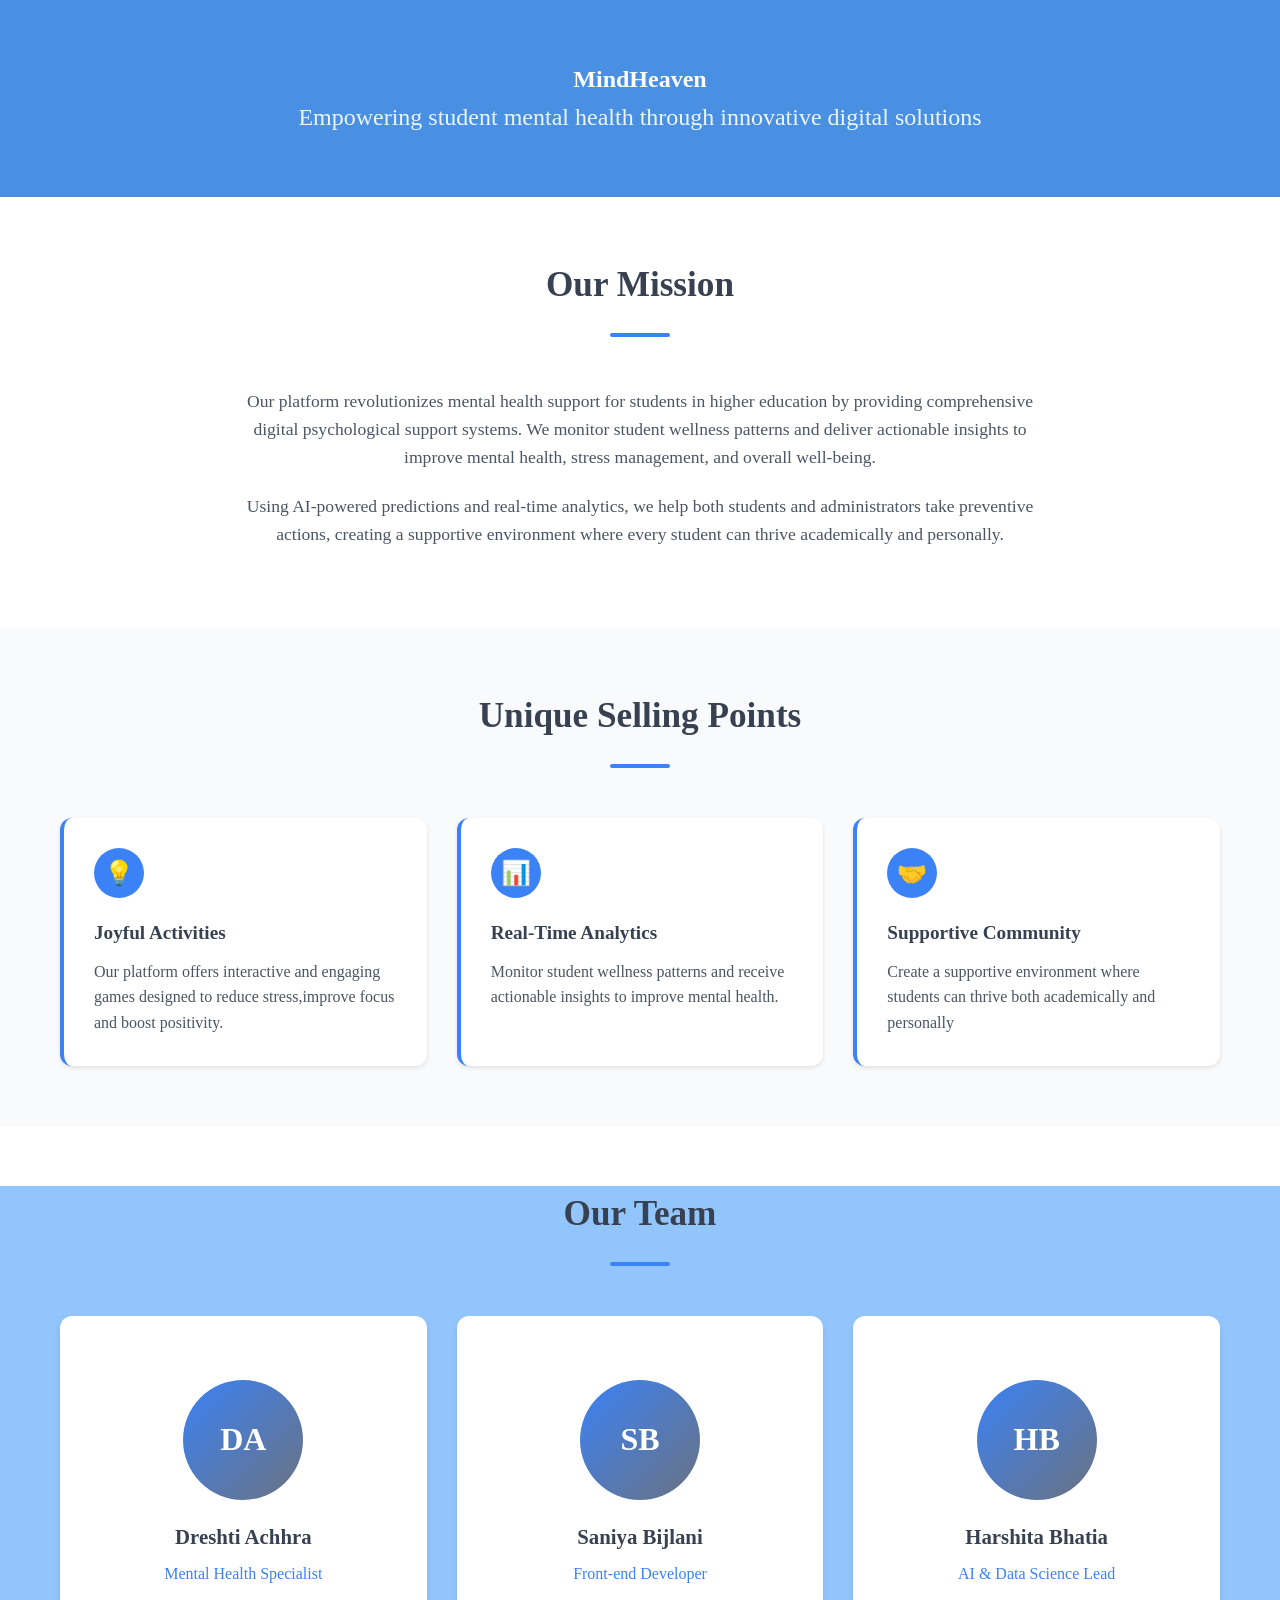
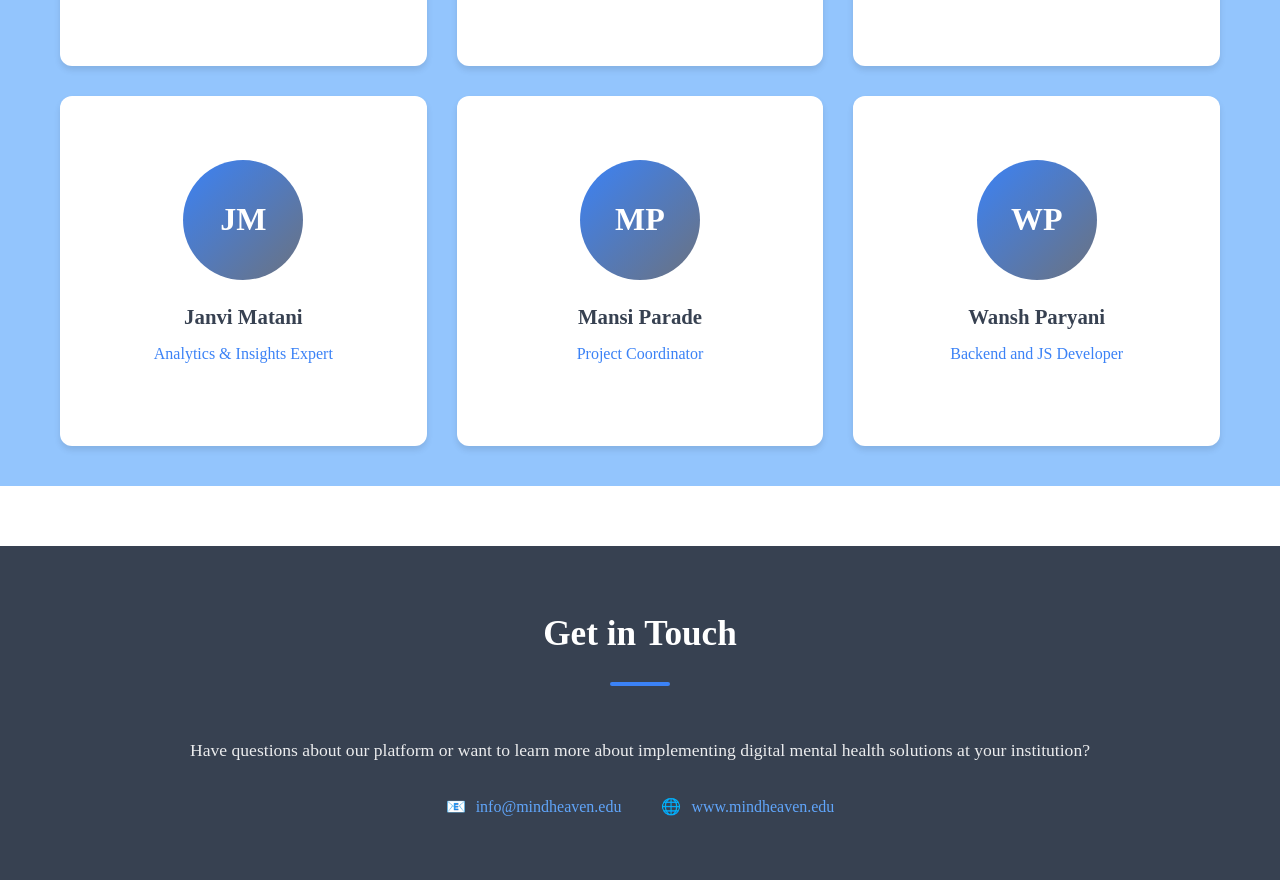
<file: about.html>
<!DOCTYPE html>
<html lang="en">

<head>
    <meta charset="UTF-8">
    <meta name="viewport" content="width=device-width, initial-scale=1.0">
    <!-- Updated title to use mindHeaven branding -->
    <title>About Us - mindHeaven</title>
    <style>
        * {
            margin: 0;
            padding: 0;
            box-sizing: border-box;
        }

        body {
            font-family: 'sans-serif';
            line-height: 1.6;
            color: #333;
            background-color: #f8fafc;
        }

        .container {
            max-width: 1200px;
            margin: 0 auto;
            padding: 0 20px;
        }

        header {
            /* <!-- Updated gradient to blue and grey color scheme --> */
            background: #4a90e2;
            color: white;
            padding: 60px 0;
            text-align: center;
        }

        header h1 {
            font-size: 2.5rem;
            margin-bottom: 10px;
            font-weight: 700;
        }

        header p {
            font-size: 1.5rem;
            opacity: 0.9;
        }

        .section {
            padding: 60px 0;

        }

        .section:nth-child(even) {
            background-color: white;
        }

        .section-title {
            text-align: center;
            font-size: 2.2rem;
            margin-bottom: 50px;
            color: #374151;
            position: relative;
        }

        .section-title::after {
            content: '';
            display: block;
            width: 60px;
            height: 4px;
            /* <!-- Updated accent color to blue --> */
            background: #3b82f6;
            margin: 20px auto;
            border-radius: 2px;
        }

        .project-overview {
            max-width: 800px;
            margin: 0 auto;
            text-align: center;
        }

        .project-overview p {
            font-size: 1.1rem;
            margin-bottom: 20px;
            color: #4b5563;
        }

        .team-grid {
            display: grid;
            grid-template-columns: repeat(auto-fit, minmax(280px, 1fr));
            gap: 30px;
            margin-top: 40px;

        }

        .team-card {
            background: white;
            display: flex;
            flex-direction: column;
            justify-content: center;
            align-items: center;
            border-radius: 12px;
            height: 350px;
            padding: 30px;
            text-align: center;
            box-shadow: 0 4px 6px rgba(0, 0, 0, 0.1);
            transition: transform 0.3s ease, box-shadow 0.3s ease;
        }

        .team-card:hover {
            transform: translateY(-5px);
            box-shadow: 0 8px 25px rgba(0, 0, 0, 0.15);
        }

        .team-photo {
            width: 120px;
            height: 120px;
            border-radius: 50%;
            /* <!-- Updated team photo gradient to blue and grey --> */
            background: linear-gradient(135deg, #3b82f6, #6b7280);
            margin: 0 auto 20px;
            display: flex;
            align-items: center;
            justify-content: center;
            font-size: 2rem;
            color: white;
            font-weight: bold;
        }

        .team-name {
            font-size: 1.3rem;
            font-weight: 600;
            margin-bottom: 8px;
            color: #374151;
        }

        .team-role {
            /* <!-- Updated role color to blue --> */
            color: #3b82f6;
            font-weight: 500;
            margin-bottom: 15px;
        }

        .team-skills {
            display: flex;
            flex-wrap: wrap;
            gap: 8px;
            justify-content: center;
        }

        .skill-tag {
            /* <!-- Updated skill tag colors to grey tones --> */
            background: #e5e7eb;
            color: #4b5563;
            padding: 4px 12px;
            border-radius: 20px;
            font-size: 0.85rem;
        }

        .usp-grid {
            display: grid;
            grid-template-columns: repeat(auto-fit, minmax(300px, 1fr));
            gap: 30px;
            margin-top: 40px;
        }

        .usp-item {
            background: white;
            padding: 30px;
            border-radius: 12px;
            box-shadow: 0 2px 4px rgba(0, 0, 0, 0.1);
            /* <!-- Updated border color to blue --> */
            border-left: 4px solid #3b82f6;
        }

        .usp-icon {
            width: 50px;
            height: 50px;
            /* <!-- Updated icon background to blue --> */
            background: #3b82f6;
            border-radius: 50%;
            display: flex;
            align-items: center;
            justify-content: center;
            margin-bottom: 20px;
            color: white;
            font-size: 1.5rem;
        }

        .usp-title {
            font-size: 1.2rem;
            font-weight: 600;
            margin-bottom: 10px;
            color: #374151;
        }

        .usp-description {
            color: #4b5563;
            line-height: 1.6;
        }

        .contact-section {
            /* <!-- Updated contact section background to dark grey --> */
            background: #374151;
            color: white;
            text-align: center;
        }

        .contact-section .section-title {
            color: white;
        }

        .contact-section .section-title::after {
            /* <!-- Updated accent color to blue --> */
            background: #3b82f6;
        }

        .contact-info {
            display: flex;
            justify-content: center;
            gap: 40px;
            flex-wrap: wrap;
            margin-top: 30px;
        }

        .contact-item {
            display: flex;
            align-items: center;
            gap: 10px;
        }

        .contact-item a {
            /* <!-- Updated link color to blue --> */
            color: #60a5fa;
            text-decoration: none;
            font-weight: 500;
        }

        .contact-item a:hover {
            /* <!-- Updated hover color to lighter blue --> */
            color: #93c5fd;
        }

        @media (max-width: 768px) {
            header h1 {
                font-size: 2rem;
            }

            .section-title {
                font-size: 1.8rem;
            }

            .team-grid {
                grid-template-columns: 1fr;
            }

            .contact-info {
                flex-direction: column;
                gap: 20px;
            }
        }

        .div1 {
            background-color: #93c5fd;
            height: 900px;
        }

        ::-webkit-scrollbar {
            width: 4px;
            /* Width of the scrollbar */
        }
    </style>
</head>

<body>
    <header>
        <div class="container">
            <!-- Updated branding to mindHeaven -->


            <h2>MindHeaven</h2>


            <p>Empowering student mental health through innovative digital solutions</p>

        </div>
    </header>

    <section class="section">
        <div class="container">
            <h2 class="section-title">Our Mission</h2>
            <div class="project-overview">
                <p>
                    Our platform revolutionizes mental health support for students in higher education by providing
                    comprehensive digital psychological support systems. We monitor student wellness patterns and
                    deliver actionable insights to improve mental health, stress management, and overall well-being.
                </p>
                <p>
                    Using AI-powered predictions and real-time analytics, we help both students and administrators
                    take preventive actions, creating a supportive environment where every student can thrive
                    academically and personally.
                </p>
            </div>
        </div>
    </section>

    <section class="section">
        <div class="container">
            <h2 class="section-title">Unique Selling Points</h2>
            <div class="usp-grid">
                <div class="usp-item">
                    <div class="usp-icon">💡</div>
                    <h3 class="usp-title">Joyful Activities</h3>
                    <p class="usp-description">Our platform offers interactive and engaging games designed to reduce
                        stress,improve focus and boost positivity.</p>
                </div>
                <div class="usp-item">
                    <div class="usp-icon">📊</div>
                    <h3 class="usp-title">Real-Time Analytics</h3>
                    <p class="usp-description">Monitor student wellness patterns and receive actionable insights to
                        improve mental health.</p>
                </div>
                <div class="usp-item">
                    <div class="usp-icon">🤝</div>
                    <h3 class="usp-title">Supportive Community</h3>
                    <p class="usp-description">Create a supportive environment where students can thrive both
                        academically and personally
                    </p>
                </div>
            </div>
        </div>
    </section>

    <section class="section">
        <div class="div1">
            <div class="container">
                <h2 class="section-title">Our Team</h2>
                <div class="team-grid">
                    <div class="team-card">
                        <div class="team-photo">DA</div>
                        <h3 class="team-name">Dreshti Achhra</h3>
                        <p class="team-role">Mental Health Specialist</p>
                    </div>
                    <div class="team-card">
                        <div class="team-photo">SB</div>
                        <h3 class="team-name">Saniya Bijlani</h3>
                        <p class="team-role">Front-end Developer</p>
                    </div>
                    <div class="team-card">
                        <div class="team-photo">HB</div>
                        <h3 class="team-name">Harshita Bhatia</h3>
                        <p class="team-role">AI & Data Science Lead</p>
                    </div>
                    <div class="team-card">
                        <div class="team-photo">JM</div>
                        <h3 class="team-name">Janvi Matani</h3>
                        <p class="team-role">Analytics & Insights Expert</p>
                    </div>
                    <div class="team-card">
                        <div class="team-photo">MP</div>
                        <h3 class="team-name">Mansi Parade</h3>
                        <p class="team-role">Project Coordinator</p>
                    </div>
                    <div class="team-card">
                        <div class="team-photo">WP</div>
                        <h3 class="team-name">Wansh Paryani</h3>
                        <p class="team-role">Backend and JS Developer</p>
                    </div>
                </div>
            </div>
        </div>
    </section>

    <section class="section contact-section">
        <div class="container">
            <h2 class="section-title">Get in Touch</h2>
            <p style="font-size: 1.1rem; margin-bottom: 30px; opacity: 0.9;">
                Have questions about our platform or want to learn more about implementing
                digital mental health solutions at your institution?
            </p>
            <div class="contact-info">
                <div class="contact-item">
                    <span>📧</span>
                    <!-- Updated email to mindHeaven branding -->
                    <a href="mailto:info@mindheaven.edu">info@mindheaven.edu</a>
                </div>
                <div class="contact-item">
                    <span>🌐</span>
                    <!-- Updated website to mindHeaven branding -->
                    <a href="indexmh.html">www.mindheaven.edu</a>
                </div>
            </div>
        </div>
    </section>
</body>

</html>
</file>
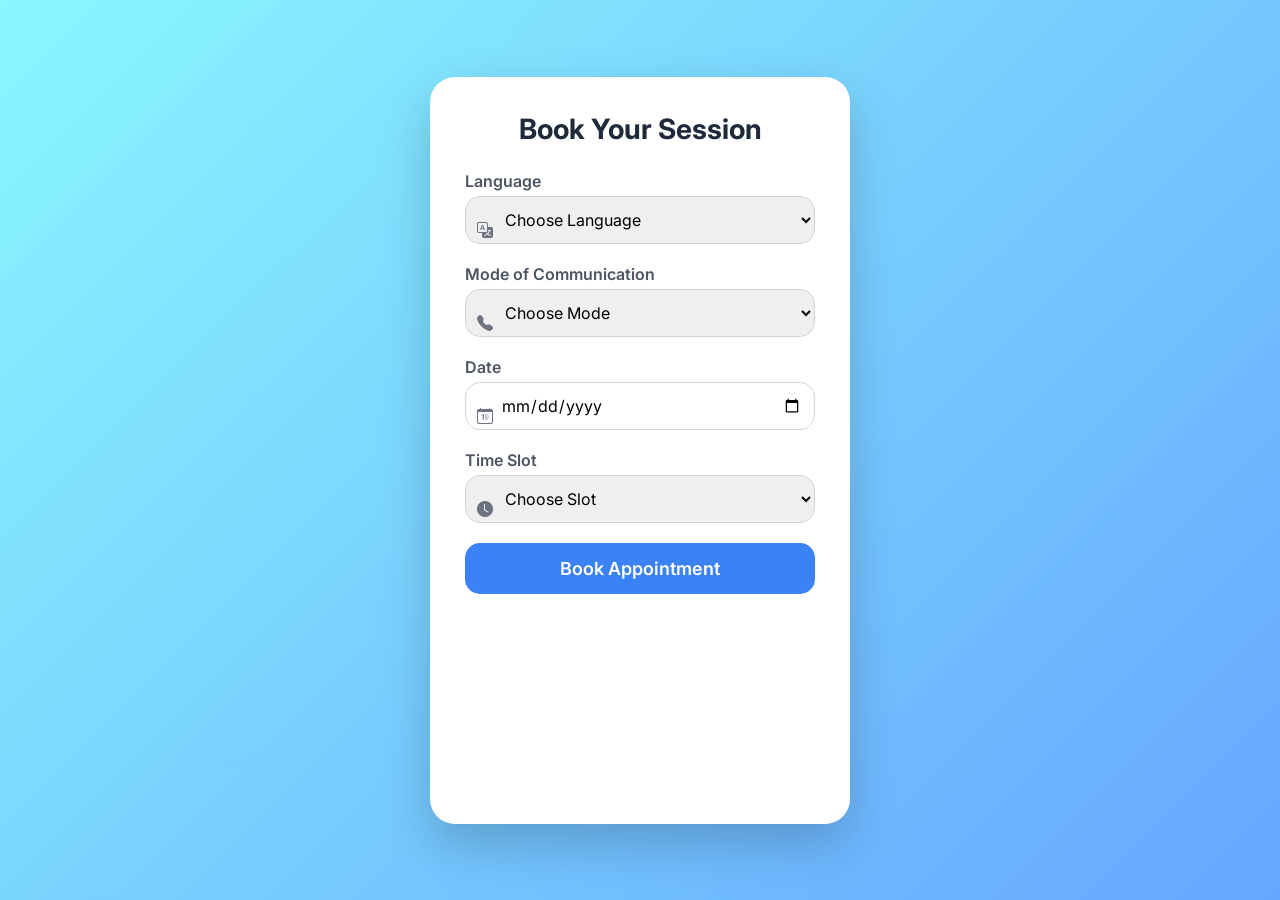
<file: Booking.html>
<!DOCTYPE html>
<html lang="en">

<head>
  <meta charset="UTF-8">
  <title>Book Appointment</title>
  <link href="https://fonts.googleapis.com/css2?family=Inter:wght@400;600;700&display=swap" rel="stylesheet">
  <link href="https://cdn.jsdelivr.net/npm/bootstrap-icons@1.10.5/font/bootstrap-icons.css" rel="stylesheet">

  <style>
    * {
      box-sizing: border-box;
      margin: 0;
      padding: 0;
      font-family: 'Inter', sans-serif;
    }

    body {
      background: linear-gradient(135deg, #89F7FE, #66A6FF);
      display: flex;
      justify-content: center;
      align-items: center;
      height: 100vh;
      padding: 20px;
    }

    /* Card */
    .card {
      background: white;
      width: 420px;
      padding: 35px;
      border-radius: 25px;
      box-shadow: 0 20px 50px rgba(0, 0, 0, 0.2);
      text-align: center;
      height: 83vh;
      position: relative;
    }

    h1 {
      font-size: 28px;
      font-weight: 700;
      margin-bottom: 25px;
      color: #1E293B;
    }

    label {
      display: block;
      text-align: left;
      margin-bottom: 5px;
      font-weight: 600;
      color: #4B5563;
    }

    .input-group {
      position: relative;
    }

    .input-group i {
      position: absolute;
      left: 12px;
      top: 50%;
      transform: translateY(-50%);
      color: #6B7280;
    }

    select,
    input {
      width: 100%;
      padding: 12px 12px 12px 35px;
      margin-bottom: 20px;
      border-radius: 15px;
      border: 1px solid #D1D5DB;
      font-size: 16px;
      transition: 0.3s;
    }

    select:focus,
    input:focus {
      border-color: #3B82F6;
      outline: none;
      box-shadow: 0 0 8px rgba(59, 130, 246, 0.2);
    }

    button {
      width: 100%;
      padding: 15px;
      background: #3B82F6;
      color: white;
      font-size: 18px;
      font-weight: 600;
      border: none;
      border-radius: 15px;
      cursor: pointer;
      transition: 0.3s;
      bottom: 0;
    }

    button:hover {
      background: #2563EB;
      box-shadow: 0 10px 20px rgba(37, 99, 235, 0.3);
    }

    .message {
      padding: 12px;
      border-radius: 15px;
      margin-bottom: 15px;
      font-weight: 600;
    }

    .error {
      background: #FECACA;
      color: #B91C1C;
    }

    .success {
      background: #D1FAE5;
      color: #065F46;
    }
  </style>
</head>

<body>

  <div class="card">
    <h1>Book Your Session</h1>
    <div id="message"></div>

    <form action="" id="appointmentForm">
      <label for="language">Language</label>
      <div class="input-group">
        <i class="bi bi-translate"></i>
        <select id="language" required>
          <option value="">Choose Language</option>
          <option>English</option>
          <option>Hindi</option>
          <option>Marathi</option>
        </select>
      </div>

      <label for="mode">Mode of Communication</label>
      <div class="input-group">
        <i class="bi bi-telephone-fill"></i>
        <select id="mode" required>
          <option value="">Choose Mode</option>
          <option>Voice Call</option>
          <option>Video Call</option>
          <option>Text Chat</option>
        </select>
      </div>

      <label for="date">Date</label>
      <div class="input-group">
        <i class="bi bi-calendar-date"></i>
        <input type="date" id="date" required>
      </div>

      <label for="time">Time Slot</label>
      <div class="input-group">
        <i class="bi bi-clock-fill"></i>
        <select id="time" required>
          <option value="">Choose Slot</option>
          <option>10:00 AM - 11:00 AM</option>
          <option>11:00 AM - 12:00 PM</option>
          <option>12:00 PM - 01:00 PM</option>
          <option>02:00 PM - 03:00 PM</option>
          <option>03:00 PM - 04:00 PM</option>
          <option>04:00 PM - 05:00 PM</option>
        </select>
      </div>

      <button id="Submit" type="submit">Book Appointment</button>
  </div>
  </form>

  <script>
    // let isLoggedIn = true; // Simulated login

    document.getElementById("appointmentForm").addEventListener("submit", function (e) {
      e.preventDefault();

      const lang = document.getElementById("language").value;
      const mode = document.getElementById("mode").value;
      const date = document.getElementById("date").value;
      const time = document.getElementById("time").value;
      const msgDiv = document.getElementById("message");

      if (!lang || !mode || !date || !time) {
        msgDiv.className = "message error";
        msgDiv.innerText = "⚠️ Please fill all fields.";
        return;
      }

      const appointment = { language: lang, mode, date, time };
      let bookings = JSON.parse(localStorage.getItem("appointments")) || [];
      bookings.push(appointment);
      localStorage.setItem("appointments", JSON.stringify(bookings));

      msgDiv.className = "message success";
      msgDiv.innerText = "✅ Appointment booked successfully!";

      // Reset form after booking
      this.reset();

      setTimeout(() => {
        location.href = "indexmh.html"
      },2000)
    })
  </script>


</body>

</html>
</file>
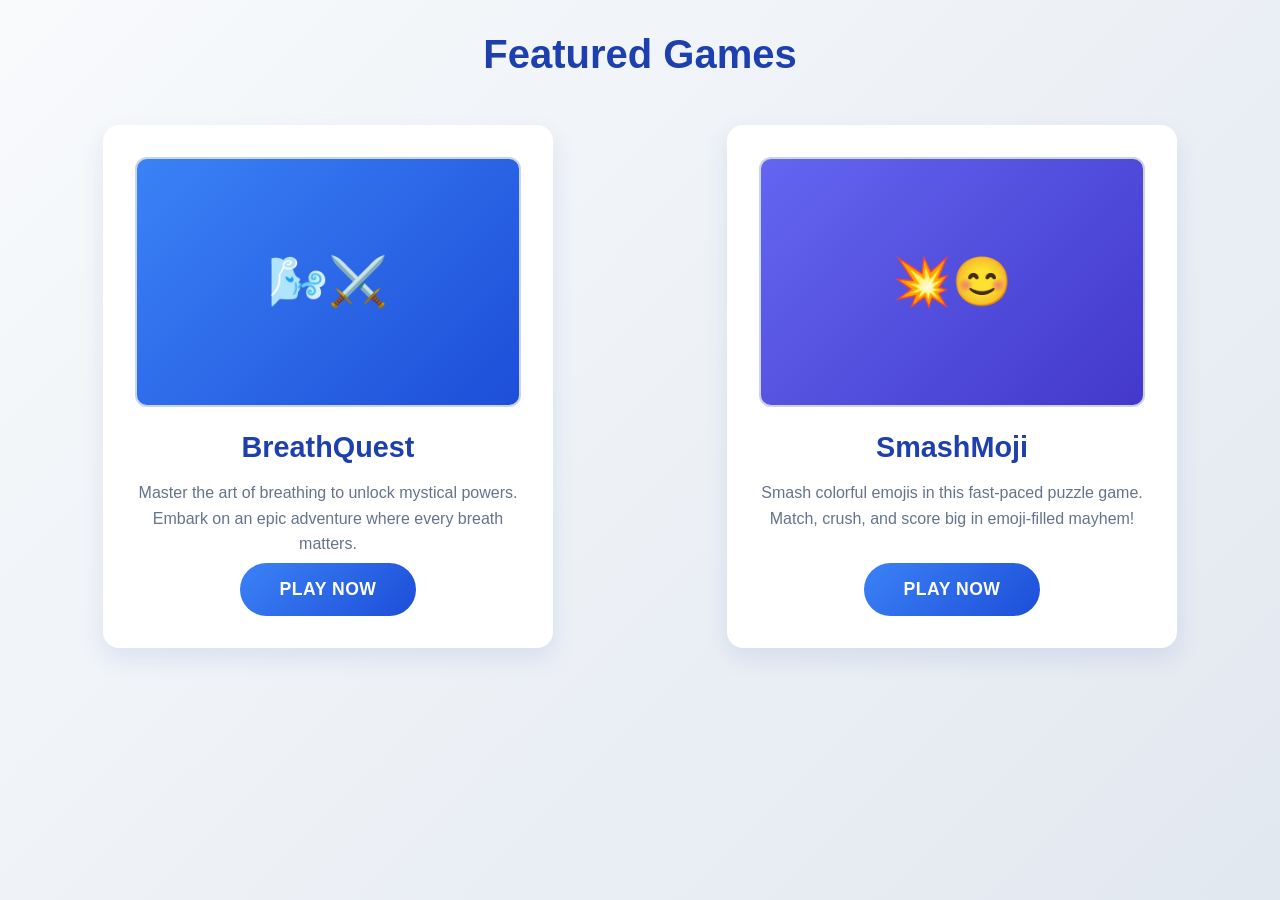
<file: games-page.html>
<!DOCTYPE html>
<html lang="en">
<head>
    <meta charset="UTF-8">
    <meta name="viewport" content="width=device-width, initial-scale=1.0">
    <title>Game Showcase</title>
    <style>
        * {
            margin: 0;
            padding: 0;
            box-sizing: border-box;
        }

        body {
            font-family: 'Segoe UI', Tahoma, Geneva, Verdana, sans-serif;
            background: linear-gradient(135deg, #f8fafc 0%, #e2e8f0 100%);
            min-height: 100vh;
            padding: 2rem;
        }

        .container {
            max-width: 1200px;
            margin: 0 auto;
        }

        h1 {
            text-align: center;
            color: #1e40af;
            font-size: 2.5rem;
            margin-bottom: 3rem;
            font-weight: 700;
        }

        .games-grid {
            display: grid;
            grid-template-columns: repeat(auto-fit, minmax(400px, 1fr));
            gap: 3rem;
            justify-items: center;
        }

        .game-card {
            background: white;
            border-radius: 16px;
            padding: 2rem;
            box-shadow: 0 10px 25px rgba(30, 64, 175, 0.1);
            transition: all 0.3s ease;
            max-width: 450px;
            width: 100%;
            text-align: center;
        }

        .game-card:hover {
            transform: translateY(-8px);
            box-shadow: 0 20px 40px rgba(30, 64, 175, 0.15);
        }

        .game-image {
            width: 100%;
            height: 250px;
            background: #e2e8f0;
            border-radius: 12px;
            margin-bottom: 1.5rem;
            display: flex;
            align-items: center;
            justify-content: center;
            font-size: 3rem;
            color: #64748b;
            border: 2px solid #cbd5e1;
        }

        .breathquest-image {
            background: linear-gradient(135deg, #3b82f6 0%, #1d4ed8 100%);
            color: white;
        }

        .smashmoji-image {
            background: linear-gradient(135deg, #6366f1 0%, #4338ca 100%);
            color: white;
        }

        .game-title {
            font-size: 1.8rem;
            font-weight: 700;
            color: #1e40af;
            margin-bottom: 1rem;
        }

        .game-description {
            color: #64748b;
            font-size: 1rem;
            line-height: 1.6;
            margin-bottom: 2rem;
            height: 3.2rem;
        }

        .play-button {
            background: linear-gradient(135deg, #3b82f6 0%, #1d4ed8 100%);
            color: white;
            border: none;
            padding: 1rem 2.5rem;
            font-size: 1.1rem;
            font-weight: 600;
            border-radius: 50px;
            cursor: pointer;
            transition: all 0.3s ease;
            text-transform: uppercase;
            letter-spacing: 0.5px;
        }

        .play-button:hover {
            background: linear-gradient(135deg, #1d4ed8 0%, #1e3a8a 100%);
            transform: scale(1.05);
        }

        .play-button:active {
            transform: scale(0.98);
        }

        @media (max-width: 768px) {
            .games-grid {
                grid-template-columns: 1fr;
                gap: 2rem;
            }
            
            h1 {
                font-size: 2rem;
                margin-bottom: 2rem;
            }
            
            .game-card {
                padding: 1.5rem;
            }
        }
        a
        {
            text-decoration: none;
            color: white;

        }
    </style>
</head>
<body>
    <div class="container">
        <h1>Featured Games</h1>
        
        <div class="games-grid">
            <!-- BreathQuest Game -->
            <div class="game-card">
                <div class="game-image breathquest-image">
                    🌬️⚔️
                </div>
                <h2 class="game-title">BreathQuest</h2>
                <p class="game-description">
                    Master the art of breathing to unlock mystical powers.<br>
                    Embark on an epic adventure where every breath matters.
                </p>
                <button class="play-button"><a href="games/index.html">Play Now</a></button>
            </div>

            <!-- SmashMoji Game -->
            <div class="game-card">
                <div class="game-image smashmoji-image">
                    💥😊
                </div>
                <h2 class="game-title">SmashMoji</h2>
                <p class="game-description">
                    Smash colorful emojis in this fast-paced puzzle game.<br>
                    Match, crush, and score big in emoji-filled mayhem!
                </p>
                <button class="play-button"><a href="/games/smashmoji.html">Play Now</a></button>
            </div>
        </div>
    </div>

    <script>
        
        // Add some interactive effects
        document.addEventListener('DOMContentLoaded', function() {
            const gameCards = document.querySelectorAll('.game-card');
            
            gameCards.forEach(card => {
                card.addEventListener('mouseenter', function() {
                    this.style.borderLeft = '4px solid #3b82f6';
                });
                
                card.addEventListener('mouseleave', function() {
                    this.style.borderLeft = 'none';
                });
            });

            //  Added click outside popup to close functionality
            const popupOverlay = document.getElementById('welcomePopup');
            popupOverlay.addEventListener('click', function(e) {
                if (e.target === popupOverlay) {
                    popupOverlay.classList.remove('show');
                }
            });
        });
    </script>
</body>
</html>
</file>
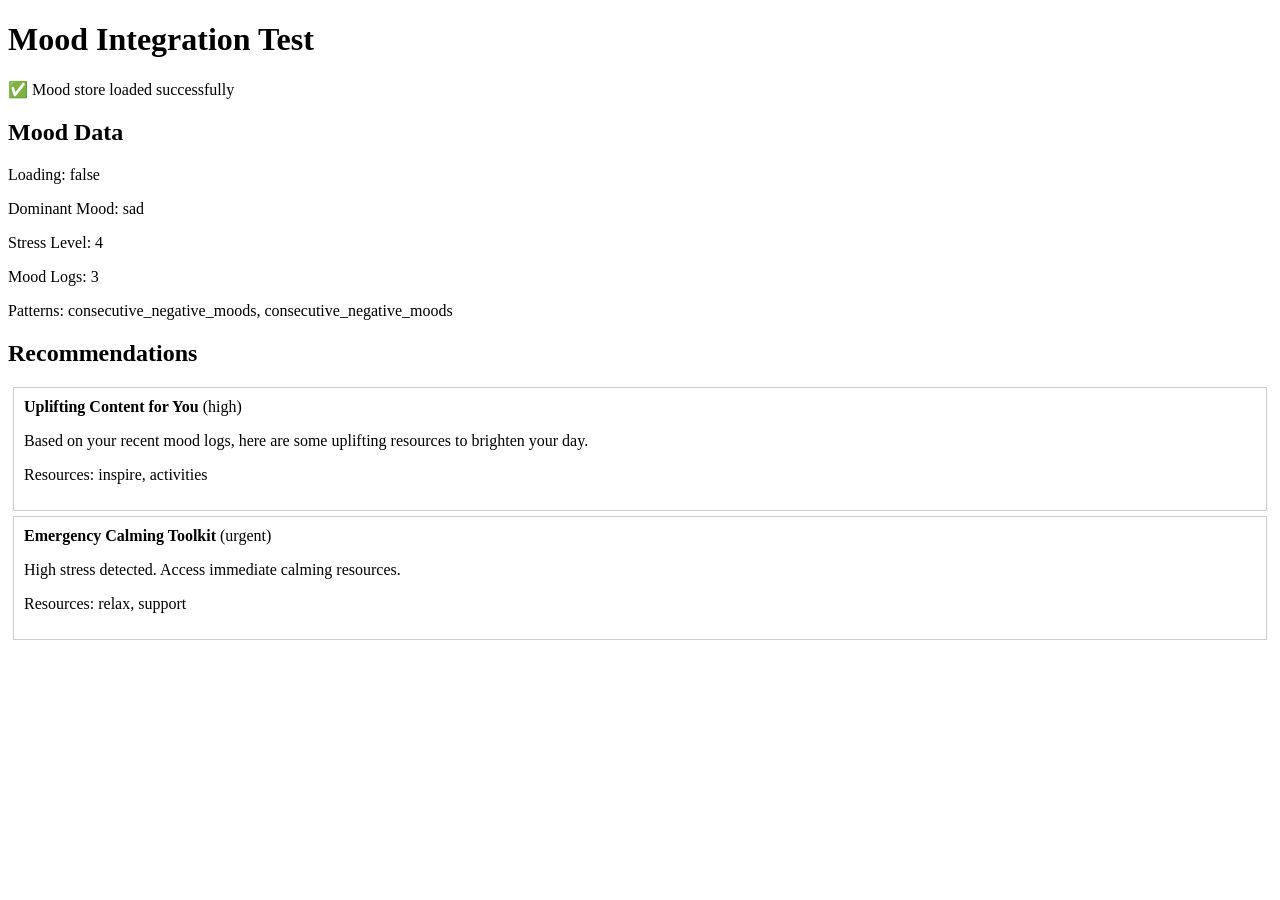
<file: mood-test.html>
<!DOCTYPE html>
<html lang="en">
<head>
    <meta charset="UTF-8">
    <meta name="viewport" content="width=device-width, initial-scale=1.0">
    <title>Mood Integration Test</title>
</head>
<body>
    <h1>Mood Integration Test</h1>
    <div id="status">Loading mood store...</div>
    <div id="mood-data"></div>
    <div id="recommendations"></div>

    <script src="mood-store.js"></script>
    <script>
        // Test the mood integration
        document.addEventListener('DOMContentLoaded', async function() {
            const statusDiv = document.getElementById('status');
            const dataDiv = document.getElementById('mood-data');
            const recDiv = document.getElementById('recommendations');

            if (!window.moodStore) {
                statusDiv.textContent = '❌ Mood store failed to load';
                return;
            }

            statusDiv.textContent = '✅ Mood store loaded successfully';

            // Subscribe to changes
            window.moodStore.subscribe((state) => {
                dataDiv.innerHTML = `
                    <h2>Mood Data</h2>
                    <p>Loading: ${state.isLoading}</p>
                    <p>Dominant Mood: ${state.dominantMood || 'None'}</p>
                    <p>Stress Level: ${state.stressLevel}</p>
                    <p>Mood Logs: ${state.moodData.length}</p>
                    <p>Patterns: ${state.patterns.join(', ') || 'None'}</p>
                `;

                recDiv.innerHTML = `
                    <h2>Recommendations</h2>
                    ${state.recommendations.map(r => `
                        <div style="border: 1px solid #ccc; padding: 10px; margin: 5px;">
                            <strong>${r.title}</strong> (${r.priority})
                            <p>${r.description}</p>
                            <p>Resources: ${r.resources.join(', ')}</p>
                        </div>
                    `).join('')}
                `;
            });

            // Add some test mood data
            await window.moodStore.addMoodEntry('sad', { note: 'Feeling down today' });
            await window.moodStore.addMoodEntry('stressed', { note: 'Too much work' });
            await window.moodStore.addMoodEntry('anxious', { note: 'Worried about exams' });

            // Fetch data
            await window.moodStore.fetchMoodData();
        });
    </script>
</body>
</html>
</file>
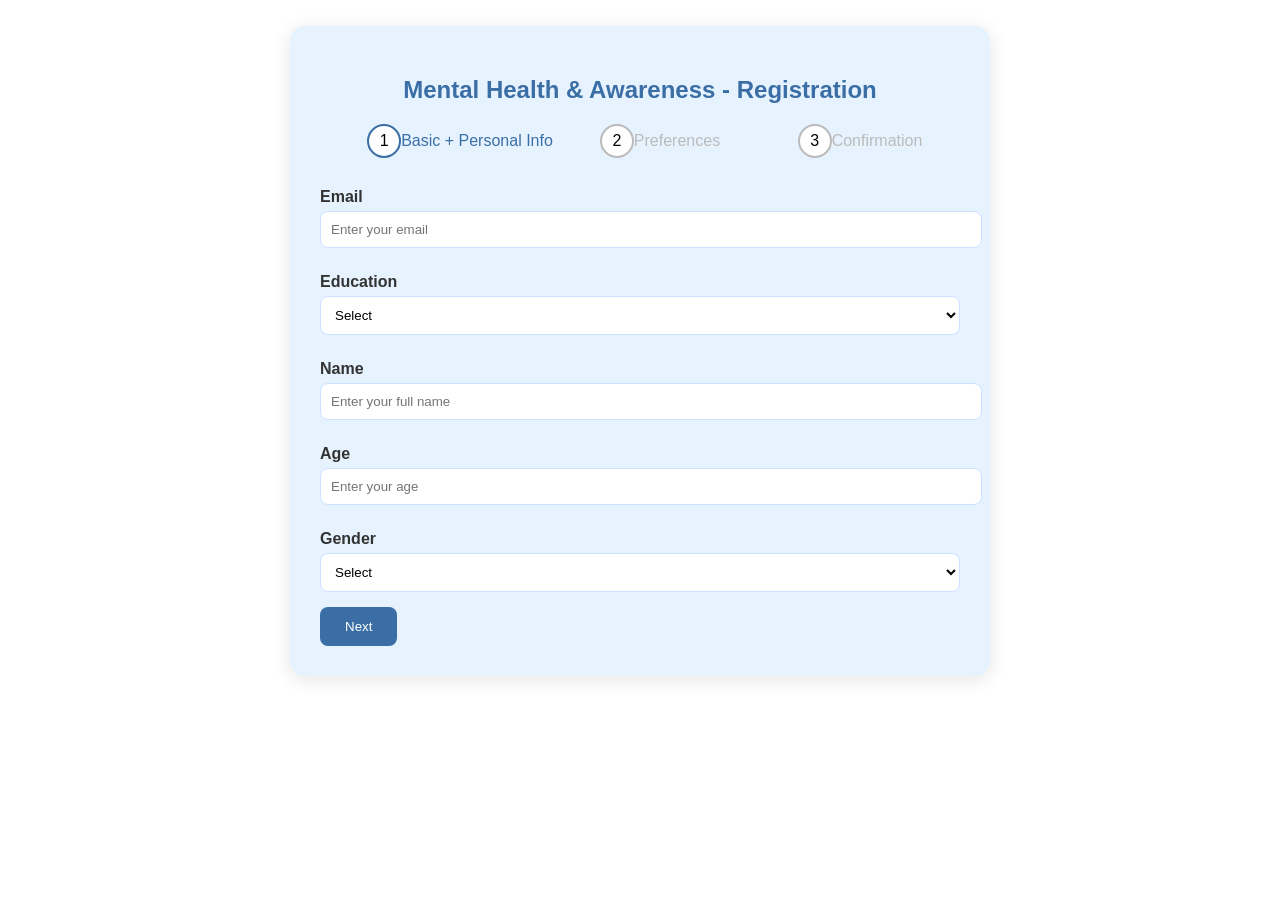
<file: registration.html>
<!DOCTYPE html>
<html lang="en">

<head>
  <meta charset="UTF-8">
  <title>Mental Health Awareness - Registration</title>
  <style>
    body {
      margin: 0;
      font-family: Arial, sans-serif;
      background: #ffffff;
      color: #333;
    }

    .container {
      width: 50%;
      margin: 25.84px auto;
      background: #e6f3ff;
      color: #333;
      border-radius: 15px;
      padding: 30px;
      box-shadow: 0 4px 20px rgba(0, 0, 0, 0.1);
    }

    h2 {
      text-align: center;
      margin-bottom: 20px;
      color: #3a6ea5;
    }

    .step {
      display: none;
    }

    .step.active {
      display: block;
    }

    label {
      display: block;
      margin: 10px 0 5px;
      font-weight: bold;
    }

    input,
    select {
      width: 100%;
      padding: 10px;
      border: 1px solid #cce0ff;
      border-radius: 8px;
      margin-bottom: 15px;
      background: #ffffff;
      color: #000;
    }

    .buttons {
      display: flex;
      justify-content: space-between;
    }

    button {
      background: #3a6ea5;
      color: white;
      border: none;
      padding: 12px 25px;
      border-radius: 8px;
      cursor: pointer;
    }

    button:hover {
      background: #274d74;
    }

    .progressbar {
      display: flex;
      justify-content: space-between;
      counter-reset: step;
      margin-bottom: 30px;
    }

    .progressbar li {
      list-style-type: none;
      width: 100%;
      text-align: center;
      position: relative;
      color: #bbb;
    }

    .progressbar li::before {
      content: counter(step);
      counter-increment: step;
      width: 30px;
      height: 30px;
      line-height: 30px;
      border: 2px solid #bbb;
      display: inline-block;
      border-radius: 50%;
      background: #fff;
      color: #000;
    }

    .progressbar li.active {
      color: #3a6ea5;
    }

    .progressbar li.active::before {
      border-color: #3a6ea5;
    }

    .progressbar li::after {
      content: '';
      position: absolute;
      width: 100%;
      height: 2px;
      background: #bbb;
      top: 15px;
      left: -50%;
      z-index: -1;
    }

    .progressbar li:first-child::after {
      content: none;
    }

    .progressbar li.active+li::after {
      background: #3a6ea5;
    }
  </style>
</head>

<body>

  <div class="container">
    <h2>Mental Health & Awareness - Registration</h2>
    <ul class="progressbar">
      <li class="active">Basic + Personal Info</li>
      <li>Preferences</li>
      <li>Confirmation</li>
    </ul>

    <!-- Step 1 + 2 -->
    <div class="step active">
      <label>Email</label>
      <input type="email" placeholder="Enter your email" id="email" required>

      <label>Education</label>
      <select id="edu" required>
        <option value="">Select</option>
        <option>Primary</option>
        <option>Middle School</option>
        <option>Secondary/High School</option>
        <option>Post Graduate</option>
        <option>Graduate</option>
        <option>Master's</option>
        <option>Other</option>
      </select>

      <label>Name</label>
      <input type="text" placeholder="Enter your full name" required id="fullName">

      <label>Age</label>
      <input type="number" placeholder="Enter your age" required id="age">

      <label>Gender</label>
      <select id="gender" required>
        <option value="">Select</option>
        <option>Male</option>
        <option>Female</option>
        <option>Other</option>
      </select>
    </div>

    <!-- Step 3 -->
    <div class="step">
      <label>Stress Level (1-10)</label>
      <input type="number" min="1" max="10" placeholder="Rate your stress" id="stressLevel">

      <label>Sleep Tracking</label>
      <select id="sleepTracking">
        <option value="">Select</option>
        <option>Yes, I want to opt-in</option>
        <option>No, not now</option>
      </select>

      <label>Comfort with Support</label>
      <select id="support">
        <option value="">Select</option>
        <option>Chat</option>
        <option>Voice Call</option>
        <option>Video Call</option>
        <option>Messages</option>
      </select>
      
      <label>Data Collection Consent</label>
      <select id="data">
        <option value="">Select</option>
        <option>Yes</option>
        <option>No</option>
      </select>
    </div>

    <!-- Step 4 -->
    <div class="step">
      <h3>Please confirm your information and submit</h3>
      <p>After submission you will be redirected to your dashboard.</p>
    </div>

    <div class="buttons">
      <button id="prevBtn" onclick="nextPrev(-1)">Previous</button>
      <button id="nextBtn" onclick="nextPrev(1)">Next</button>
    </div>
  </div>

  <script>
    let currentStep = 0;
    showStep(currentStep);

    function showStep(n) {
      let steps = document.getElementsByClassName("step");
      steps[n].style.display = "block";

      document.getElementById("prevBtn").style.display = n === 0 ? "none" : "inline-block";
      document.getElementById("nextBtn").innerHTML = (n === (steps.length - 1)) ? "Submit" : "Next";

      updateProgressbar(n);
    }

    function nextPrev(n) {
      let steps = document.getElementsByClassName("step");

      if (n === 1) {
        let currentInputs = steps[currentStep].querySelectorAll("input, select");
        for (let input of currentInputs) {
          if (!input.value) {
            alert("⚠️ Please fill all required fields before proceeding.");
            return; // stop if any field is empty
          }
        }
      }

      // When user submits on last step
      if (currentStep + n >= steps.length) {
        // Collect all values
        let sleep = document.getElementById('sleepTracking').value;
        if (sleep == "Yes, I want to opt-in"){
          sleep = true;
        }
        else{
          sleep = false
        }

          const userData = {
            email: document.getElementById('email').value,
            education: document.getElementById('edu').value,
            fullName: document.getElementById('fullName').value,
            age: document.getElementById('age').value,
            gender: document.getElementById('gender').value,
            stressLevel: document.getElementById('stressLevel').value,
            sleepTracking: sleep,
            support: document.getElementById('support').value,
            registrationDate: new Date().toLocaleDateString()
          };

        console.log("Saving to localStorage:", userData);
        localStorage.setItem('userData', JSON.stringify(userData));
        console.log("Saved. Current localStorage:", localStorage.getItem('userData'));



        alert("Form submitted successfully! Redirecting to main page...");
        window.location.href = "user-profile.html";
        return false; // exit function
      }

      // Hide current step AFTER checking for submit
      steps[currentStep].style.display = "none";
      currentStep += n;
      showStep(currentStep);
    }

    function updateProgressbar(n) {
      let progressItems = document.querySelectorAll(".progressbar li");
      progressItems.forEach((item, index) => {
        item.classList.remove("active");
        if (index <= n) item.classList.add("active");
      });
    }
  </script>

</body>

</html>
</file>
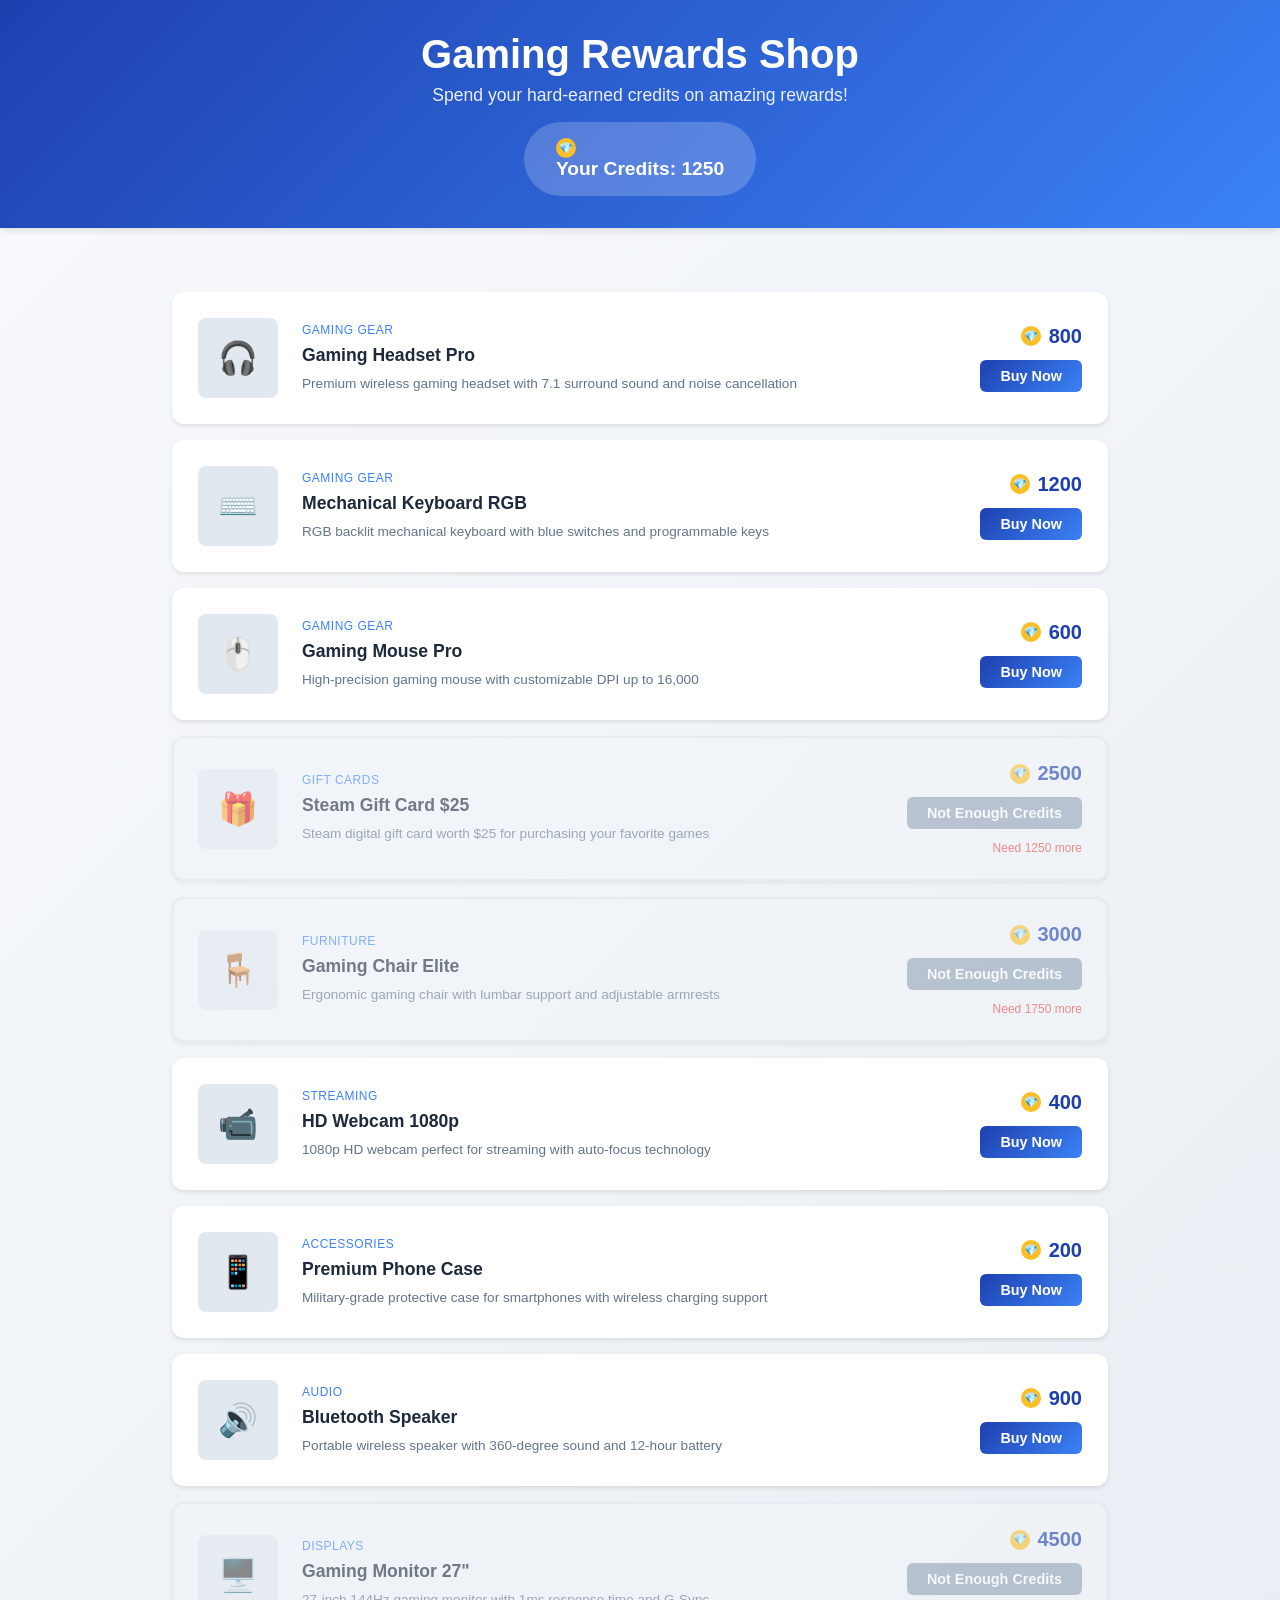
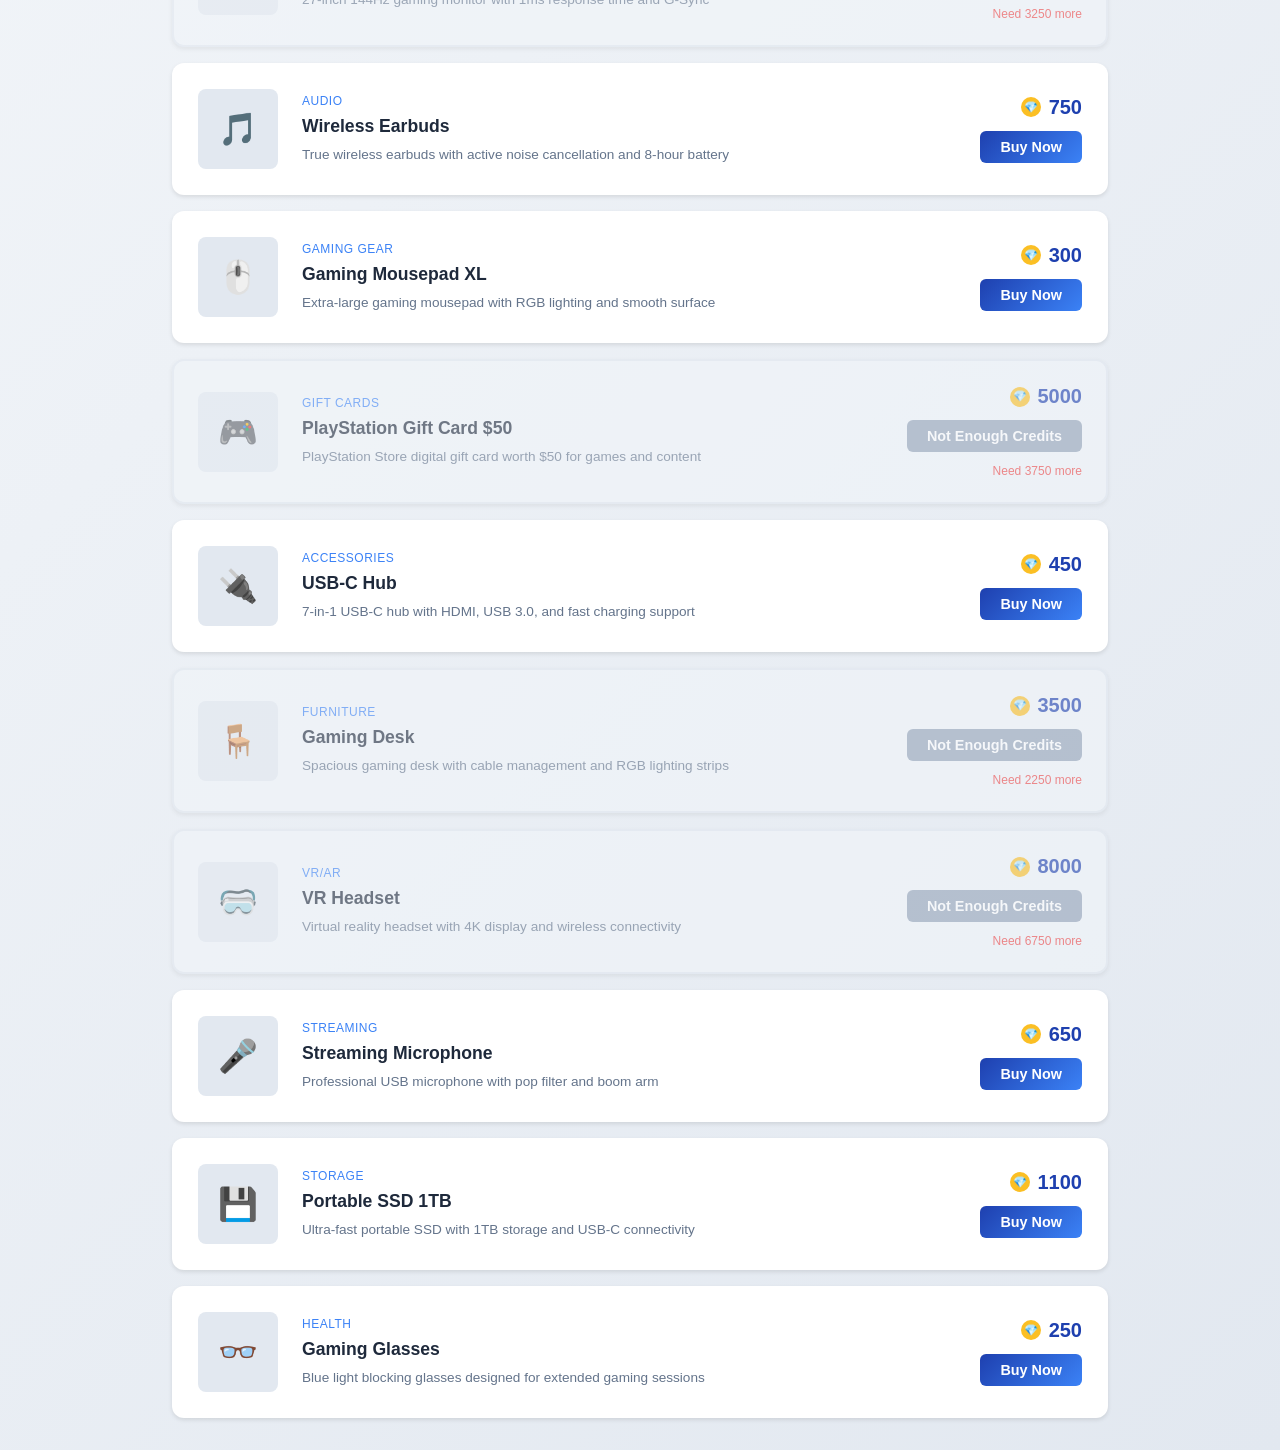
<file: shopping-page.html>
<!DOCTYPE html>
<html lang="en">
<head>
    <meta charset="UTF-8">
    <meta name="viewport" content="width=device-width, initial-scale=1.0">
    <title>Gaming Rewards Shop</title>
    <style>
        * {
            margin: 0;
            padding: 0;
            box-sizing: border-box;
        }

        body {
            font-family: 'Segoe UI', Tahoma, Geneva, Verdana, sans-serif;
            background: linear-gradient(135deg, #f8fafc 0%, #e2e8f0 100%);
            min-height: 100vh;
            color: #334155;
        }

        .header {
            background: linear-gradient(135deg, #1e40af 0%, #3b82f6 100%);
            color: white;
            padding: 2rem 0;
            text-align: center;
            box-shadow: 0 4px 6px -1px rgba(0, 0, 0, 0.1);
        }

        .header h1 {
            font-size: 2.5rem;
            font-weight: 700;
            margin-bottom: 0.5rem;
        }

        .header p {
            font-size: 1.1rem;
            opacity: 0.9;
        }

        .credits-display {
            background: rgba(255, 255, 255, 0.2);
            padding: 1rem 2rem;
            border-radius: 50px;
            display: inline-block;
            margin-top: 1rem;
            font-size: 1.2rem;
            font-weight: 600;
        }

        .container {
            max-width: 1000px;
            margin: 0 auto;
            padding: 2rem;
        }

        /*  Changed from grid to list layout */
        .shop-list {
            display: flex;
            flex-direction: column;
            gap: 1rem;
            margin-top: 2rem;
        }

        /*  Modified item card for horizontal list layout */
        .item-card {
            background: white;
            border-radius: 12px;
            padding: 1.5rem;
            box-shadow: 0 2px 4px rgba(0, 0, 0, 0.1);
            transition: all 0.3s ease;
            border: 2px solid transparent;
            display: flex;
            align-items: center;
            gap: 1.5rem;
        }

        .item-card:hover {
            transform: translateY(-2px);
            box-shadow: 0 8px 25px -3px rgba(0, 0, 0, 0.1);
            border-color: #3b82f6;
        }

        .item-card.disabled {
            opacity: 0.6;
            background: #f1f5f9;
            transform: none;
            border-color: #e2e8f0;
        }

        .item-card.disabled:hover {
            transform: none;
            box-shadow: 0 2px 4px rgba(0, 0, 0, 0.1);
            border-color: #e2e8f0;
        }

        /*  Smaller image for list layout */
        .item-image {
            width: 80px;
            height: 80px;
            background: #e2e8f0;
            border-radius: 8px;
            display: flex;
            align-items: center;
            justify-content: center;
            font-size: 2rem;
            flex-shrink: 0;
        }

        /*  Content area for item details */
        .item-content {
            flex: 1;
            display: flex;
            flex-direction: column;
            gap: 0.5rem;
        }

        .item-name {
            font-size: 1.1rem;
            font-weight: 600;
            color: #1e293b;
        }

        .item-description {
            color: #64748b;
            font-size: 0.85rem;
            line-height: 1.4;
        }

        .item-category {
            color: #3b82f6;
            font-size: 0.75rem;
            font-weight: 500;
            text-transform: uppercase;
            letter-spacing: 0.5px;
        }

        /*  Right side for price and button */
        .item-actions {
            display: flex;
            flex-direction: column;
            align-items: flex-end;
            gap: 0.75rem;
            min-width: 150px;
        }

        .credit-cost {
            font-size: 1.25rem;
            font-weight: 700;
            color: #1e40af;
            display: flex;
            align-items: center;
            gap: 0.5rem;
        }

        .credit-icon {
            width: 20px;
            height: 20px;
            background: #fbbf24;
            border-radius: 50%;
            display: flex;
            align-items: center;
            justify-content: center;
            font-size: 0.7rem;
        }

        .buy-button {
            padding: 0.5rem 1.25rem;
            background: linear-gradient(135deg, #1e40af 0%, #3b82f6 100%);
            color: white;
            border: none;
            border-radius: 6px;
            font-size: 0.9rem;
            font-weight: 600;
            cursor: pointer;
            transition: all 0.3s ease;
            white-space: nowrap;
        }

        .buy-button:hover {
            background: linear-gradient(135deg, #1e3a8a 0%, #2563eb 100%);
            transform: translateY(-1px);
        }

        .buy-button:disabled {
            background: #94a3b8;
            cursor: not-allowed;
            transform: none;
        }

        .buy-button:disabled:hover {
            background: #94a3b8;
            transform: none;
        }

        .insufficient-credits {
            color: #ef4444;
            font-size: 0.75rem;
            text-align: right;
        }

        @media (max-width: 768px) {
            .header h1 {
                font-size: 2rem;
            }
            
            .container {
                padding: 1rem;
            }
            
            .item-card {
                flex-direction: column;
                text-align: center;
                gap: 1rem;
            }
            
            .item-actions {
                align-items: center;
                min-width: auto;
            }
            
            .insufficient-credits {
                text-align: center;
            }
        }
    </style>
</head>
<body>
    <header class="header">
        <h1>Gaming Rewards Shop</h1>
        <p>Spend your hard-earned credits on amazing rewards!</p>
        <div class="credits-display">
            <span class="credit-icon">💎</span>
            Your Credits: <span id="userCredits">1250</span>
        </div>
    </header>

    <div class="container">
        <!--  Changed from shop-grid to shop-list -->
        <div class="shop-list" id="shopList">
            <!-- Items will be populated by JavaScript -->
        </div>
    </div>

    <script>
        //  Expanded shop items array with more items
        const shopItems = [
            {
                id: 1,
                name: "Gaming Headset Pro",
                description: "Premium wireless gaming headset with 7.1 surround sound and noise cancellation",
                cost: 800,
                image: "🎧",
                category: "Gaming Gear"
            },
            {
                id: 2,
                name: "Mechanical Keyboard RGB",
                description: "RGB backlit mechanical keyboard with blue switches and programmable keys",
                cost: 1200,
                image: "⌨️",
                category: "Gaming Gear"
            },
            {
                id: 3,
                name: "Gaming Mouse Pro",
                description: "High-precision gaming mouse with customizable DPI up to 16,000",
                cost: 600,
                image: "🖱️",
                category: "Gaming Gear"
            },
            {
                id: 4,
                name: "Steam Gift Card $25",
                description: "Steam digital gift card worth $25 for purchasing your favorite games",
                cost: 2500,
                image: "🎁",
                category: "Gift Cards"
            },
            {
                id: 5,
                name: "Gaming Chair Elite",
                description: "Ergonomic gaming chair with lumbar support and adjustable armrests",
                cost: 3000,
                image: "🪑",
                category: "Furniture"
            },
            {
                id: 6,
                name: "HD Webcam 1080p",
                description: "1080p HD webcam perfect for streaming with auto-focus technology",
                cost: 400,
                image: "📹",
                category: "Streaming"
            },
            {
                id: 7,
                name: "Premium Phone Case",
                description: "Military-grade protective case for smartphones with wireless charging support",
                cost: 200,
                image: "📱",
                category: "Accessories"
            },
            {
                id: 8,
                name: "Bluetooth Speaker",
                description: "Portable wireless speaker with 360-degree sound and 12-hour battery",
                cost: 900,
                image: "🔊",
                category: "Audio"
            },
            {
                id: 9,
                name: "Gaming Monitor 27\"",
                description: "27-inch 144Hz gaming monitor with 1ms response time and G-Sync",
                cost: 4500,
                image: "🖥️",
                category: "Displays"
            },
            {
                id: 10,
                name: "Wireless Earbuds",
                description: "True wireless earbuds with active noise cancellation and 8-hour battery",
                cost: 750,
                image: "🎵",
                category: "Audio"
            },
            {
                id: 11,
                name: "Gaming Mousepad XL",
                description: "Extra-large gaming mousepad with RGB lighting and smooth surface",
                cost: 300,
                image: "🖱️",
                category: "Gaming Gear"
            },
            {
                id: 12,
                name: "PlayStation Gift Card $50",
                description: "PlayStation Store digital gift card worth $50 for games and content",
                cost: 5000,
                image: "🎮",
                category: "Gift Cards"
            },
            {
                id: 13,
                name: "USB-C Hub",
                description: "7-in-1 USB-C hub with HDMI, USB 3.0, and fast charging support",
                cost: 450,
                image: "🔌",
                category: "Accessories"
            },
            {
                id: 14,
                name: "Gaming Desk",
                description: "Spacious gaming desk with cable management and RGB lighting strips",
                cost: 3500,
                image: "🪑",
                category: "Furniture"
            },
            {
                id: 15,
                name: "VR Headset",
                description: "Virtual reality headset with 4K display and wireless connectivity",
                cost: 8000,
                image: "🥽",
                category: "VR/AR"
            },
            {
                id: 16,
                name: "Streaming Microphone",
                description: "Professional USB microphone with pop filter and boom arm",
                cost: 650,
                image: "🎤",
                category: "Streaming"
            },
            {
                id: 17,
                name: "Portable SSD 1TB",
                description: "Ultra-fast portable SSD with 1TB storage and USB-C connectivity",
                cost: 1100,
                image: "💾",
                category: "Storage"
            },
            {
                id: 18,
                name: "Gaming Glasses",
                description: "Blue light blocking glasses designed for extended gaming sessions",
                cost: 250,
                image: "👓",
                category: "Health"
            }
        ];

        let userCredits = 1250;

        function updateCreditsDisplay() {
            document.getElementById('userCredits').textContent = userCredits;
        }

        //  Updated createItemCard for list layout
        function createItemCard(item) {
            const canAfford = userCredits >= item.cost;
            
            return `
                <div class="item-card ${!canAfford ? 'disabled' : ''}">
                    <div class="item-image">
                        ${item.image}
                    </div>
                    <div class="item-content">
                        <div class="item-category">${item.category}</div>
                        <h3 class="item-name">${item.name}</h3>
                        <p class="item-description">${item.description}</p>
                    </div>
                    <div class="item-actions">
                        <div class="credit-cost">
                            <span class="credit-icon">💎</span>
                            ${item.cost}
                        </div>
                        <button 
                            class="buy-button" 
                            ${!canAfford ? 'disabled' : ''}
                            onclick="buyItem(${item.id}, ${item.cost})"
                        >
                            ${canAfford ? 'Buy Now' : 'Not Enough Credits'}
                        </button>
                        ${!canAfford ? '<div class="insufficient-credits">Need ' + (item.cost - userCredits) + ' more</div>' : ''}
                    </div>
                </div>
            `;
        }

        function renderShop() {
            //  Updated to use shopList instead of shopGrid
            const shopList = document.getElementById('shopList');
            shopList.innerHTML = shopItems.map(item => createItemCard(item)).join('');
        }

        function buyItem(itemId, cost) {
            if (userCredits >= cost) {
                userCredits -= cost;
                updateCreditsDisplay();
                
                // Show success message
                const item = shopItems.find(i => i.id === itemId);
                alert(`🎉 Congratulations! You've successfully purchased ${item.name}!`);
                
                // Re-render shop to update disabled states
                renderShop();
            } else {
                alert('❌ Insufficient credits! Play more games to earn credits.');
            }
        }

        // Initialize the shop
        document.addEventListener('DOMContentLoaded', function() {
            updateCreditsDisplay();
            renderShop();
        });

        // Add some demo functionality to earn credits (for testing)
        document.addEventListener('keydown', function(e) {
            if (e.key === '+') {
                userCredits += 100;
                updateCreditsDisplay();
                renderShop();
                console.log('Added 100 credits! (Press + to add more)');
            }
        });
    </script>
</body>
</html>
</file>
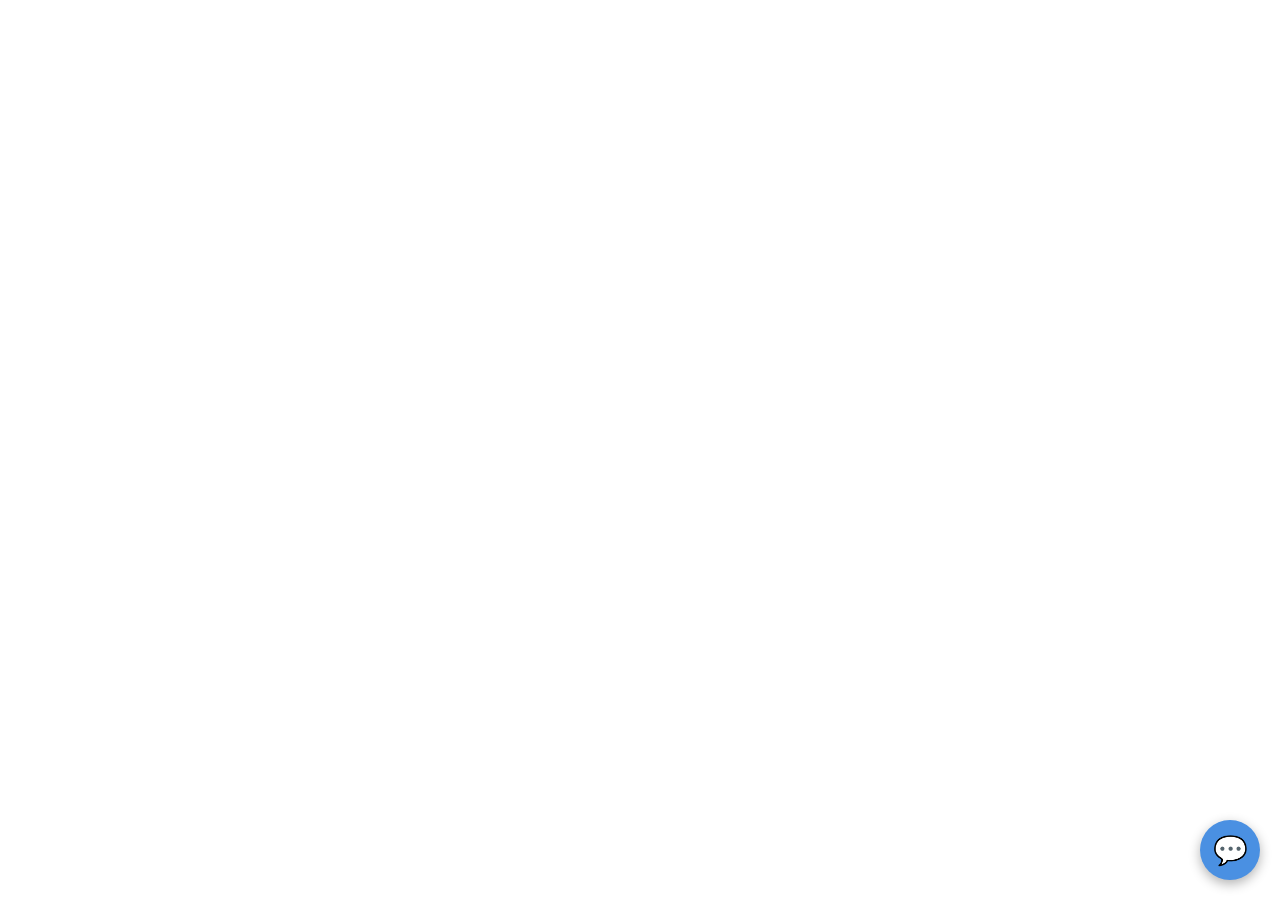
<file: try.html>
<!DOCTYPE html>
<html lang="en">
<head>
    <meta charset="UTF-8">
    <meta name="viewport" content="width=device-width, initial-scale=1.0">
    <title>Document</title>
    <script src="try.js" defer></script>
</head>
<body>
   <!-- Chat Toggle Button -->
<div class="chat-toggle" onclick="toggleChat()">💬</div>

<!-- Chat Window (hidden by default) -->
<div class="chat-window" id="chatWindow">
  <div class="chat-header">MindHeaven Bot</div>
  <div id="chat-box" class="chat-body">
    <div class="bot-msg">Hi there! 👋 I'm MindHeavenBot. How can I help you today?</div>
  </div>
  <div class="chat-input">
    <input type="text" id="user-input" placeholder="Type your message..." />
    <button onclick="sendMessage()">Send</button>
  </div>
</div>

<style>
  /* Floating chat button */
  .chat-toggle {
    width: 60px;
    height: 60px;
    border-radius: 50%;
    background: #4a90e2;
    color: #fff;
    font-size: 28px;
    display: flex;
    align-items: center;
    justify-content: center;
    cursor: pointer;
    position: fixed;
    bottom: 20px;
    right: 20px;
    box-shadow: 0 4px 12px rgba(0,0,0,0.3);
    transition: transform 0.2s ease-in-out;
    z-index: 1000;
  }

  .chat-toggle:hover {
    transform: scale(1.1);
  }

  /* Chat window (hidden initially) */
  .chat-window {
    width: 350px;
    height: 500px;
    border-radius: 12px;
    overflow: hidden;
    display: flex;
    flex-direction: column;
    box-shadow: 0 4px 20px rgba(0,0,0,0.2);
    position: fixed;
    bottom: 90px; /* above toggle */
    right: 20px;
    font-family: Arial, sans-serif;
    background: #fff;
    display: none; /* hidden initially */
    z-index: 1000;
  }

  .chat-header {
    background: #4a90e2;
    color: #fff;
    padding: 12px;
    font-size: 18px;
    font-weight: bold;
    text-align: center;
  }

  .chat-body {
    flex: 1;
    padding: 12px;
    overflow-y: auto;
    background: #f7f7f7;
  }

  .chat-input {
    display: flex;
    padding: 10px;
    background: #fff;
    border-top: 1px solid #ddd;
  }

  .chat-input input {
    flex: 1;
    padding: 10px;
    border-radius: 8px;
    border: 1px solid #ccc;
    outline: none;
  }

  .chat-input button {
    margin-left: 8px;
    padding: 10px 16px;
    background: #4a90e2;
    color: #fff;
    border: none;
    border-radius: 8px;
    cursor: pointer;
  }

  .chat-input button:hover {
    background: #357abd;
  }

  .bot-msg, .user-msg {
    max-width: 75%;
    padding: 10px;
    margin: 6px 0;
    border-radius: 10px;
    line-height: 1.4;
    font-size: 14px;
  }

  .bot-msg {
    background: #e1f0ff;
    align-self: flex-start;
  }

  .user-msg {
    background: #d1ffd6;
    align-self: flex-end;
  }
</style>


    <!-- pehle wala code -->
    <!-- <div id="chat-box"></div>

<input type="text" id="user-input" placeholder="Type a message..." />
<button onclick="sendMessage()">Send</button> -->

<script src="try.js"></script>

</body>
</html>
</file>
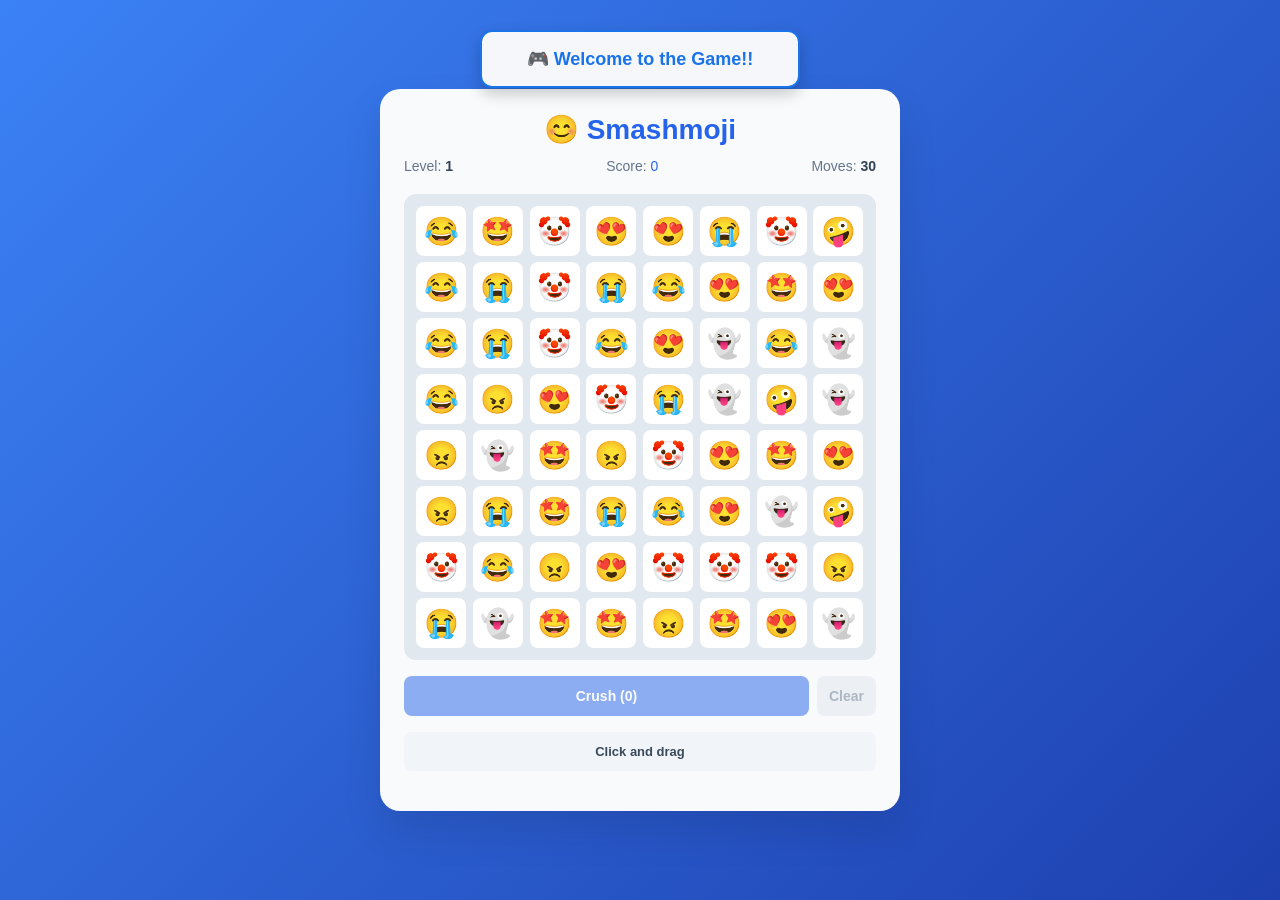
<file: games/smashmoji.html>
<!DOCTYPE html>
<html lang="en">
<head>
  <meta charset="utf-8" />
  <meta name="viewport" content="width=device-width,initial-scale=1" />
  <title>😊 Smashmoji</title>
  <style>
    * { margin: 0; padding: 0; box-sizing: border-box; }
    body{
      font-family: -apple-system, BlinkMacSystemFont, 'Segoe UI', Roboto, sans-serif;
      background: linear-gradient(135deg,#3b82f6 0%,#1e40af 100%);
      min-height: 100vh; display:flex; align-items:center; justify-content:center; padding:20px;
    }
    .game-container{
      background:#f8fafc; border-radius:20px; padding:24px; box-shadow:0 20px 40px rgba(0,0,0,0.1);
      max-width:520px; width:100%;
    }
    .header{ text-align:center; margin-bottom:20px; }
    .title{ font-size:28px; font-weight:700; color:#2563eb; margin-bottom:12px; }
    .stats{ display:flex; justify-content:space-between; font-size:14px; color:#64748b; }
    .stat-value{ font-weight:600; color:#334155; }
    .score-value{ color:#2563eb; animation:pulse .5s ease-in-out; }
    .game-grid{
      display:grid; grid-template-columns:repeat(8,1fr); gap:6px;
      background:#e2e8f0; padding:12px; border-radius:12px; margin-bottom:16px; user-select:none;
      touch-action: none;
    }
    .cell{
      width:50px; height:50px; background:#fff; border-radius:8px; display:flex; align-items:center;
      justify-content:center; font-size:28px; cursor:pointer; transition:all .12s ease; border:2px solid transparent;
      user-select: none;
    }
    .cell:hover{ background:#f1f5f9; transform:scale(1.03); }
    .cell.selected{
      background:#dbeafe; border-color:#3b82f6; transform:scale(1.08); box-shadow:0 4px 12px rgba(59,130,246,.25);
    }

    /* Crush animation */
    @keyframes explode {
      0%   { transform: scale(1); opacity: 1; }
      40%  { transform: scale(1.25); opacity: 0.8; }
      70%  { transform: scale(0.6); opacity: 0.45; }
      100% { transform: scale(0); opacity: 0; }
    }
    .cell.exploding { animation: explode .45s ease-out forwards; }

    /* New emoji drop */
    @keyframes dropIn {
      0%   { transform: translateY(-40px); opacity: 0; }
      60%  { transform: translateY(8px); opacity: 1; }
      100% { transform: translateY(0); opacity: 1; }
    }
    .cell.new { animation: dropIn .42s cubic-bezier(.2,.8,.2,1); }

    .controls{ display:flex; gap:8px; margin-bottom:16px; }
    .btn{ padding:12px 16px; border:none; border-radius:8px; font-weight:600; cursor:pointer; transition:all .12s ease; font-size:14px; }
    .btn-primary{ background:#2563eb; color:#fff; flex:1; }
    .btn-primary:hover:not(:disabled){ background:#1d4ed8; transform:translateY(-2px); }
    .btn-secondary{ background:#e2e8f0; color:#64748b; padding:12px; }
    .btn-secondary:hover:not(:disabled){ background:#cbd5e1; }
    .btn:disabled{ opacity:.5; cursor:not-allowed; }

    .instructions{ background:#f1f5f9; padding:12px; border-radius:8px; text-align:center; font-size:13px; color:#394a5a; margin-bottom:16px; }
    .game-over{ background:#fef2f2; border:2px solid #fecaca; padding:20px; border-radius:12px; text-align:center; }
    .game-over h2{ color:#dc2626; font-size:20px; margin-bottom:8px; }
    .drag-selecting{ cursor:crosshair; }

    @keyframes pulse{ 0%,100%{ transform:scale(1); } 50%{ transform:scale(1.05); } }
    @keyframes bounce-in{ 0%{ transform:scale(.92); opacity:.85 } 100%{ transform:scale(1); opacity:1 } }
    .cell:not(.exploding):not(.new){ animation:bounce-in .22s ease-out; }

#toast {
      visibility: hidden;
      min-width: 320px;
      background: #f5f7fa; /* Light gray background */
      color: #1a73e8;      /* Nice blue text */
      text-align: center;
      border-radius: 12px;
      padding: 16px;
      position: fixed;
      top: 30px;
      left: 50%;
      transform: translateX(-50%) translateY(-20px);
      font-size: 18px;
      font-weight: bold;
      border: 2px solid #1a73e8; /* Blue border */
      box-shadow: 0 6px 15px rgba(0, 0, 0, 0.2);
      opacity: 0;
      transition: opacity 0.5s, transform 0.5s;
      z-index: 1000;
    }

    #toast.show {
      visibility: visible;
      opacity: 1;
      transform: translateX(-50%) translateY(0);
    }
  </style>
</head>
<body>
 <div id="toast">🎮 Welcome to the Game!!</div>

  <div class="game-container">
    <div class="header">
      <h1 class="title">😊 Smashmoji</h1>
      <div class="stats">
        <div>Level: <span class="stat-value" id="level">1</span></div>
        <div>Score: <span class="score-value" id="score">0</span></div>
        <div>Moves: <span class="stat-value" id="moves">30</span></div>
      </div>
    </div>

    <div class="game-grid" id="gameGrid" role="application" aria-label="Emoji Crush Grid"></div>

    <div class="controls">
      <!-- Auto-crush on release is enabled. Buttons remain for manual control -->
      <button class="btn btn-primary" id="crushBtn" disabled>Crush (0)</button>
      <button class="btn btn-secondary" id="clearBtn" disabled>Clear</button>
    </div>

    <div class="instructions" id="instructions">
      <p><strong>Click and drag</strong> </p>
    </div>

    <div class="game-over" id="gameOver" style="display:none;">
      <h2>Game Over!</h2>
      <p>Final Score: <span id="finalScore">0</span></p>
      <button class="btn btn-primary" onclick="resetGame()">Play Again</button>
    </div>
  </div>

  <script>
    const EMOJIS = ['😂','🤪','😠','🤡','😍','🤩','😭','👻'];
    const GRID_SIZE = 8;
    const MIN_MATCH = 3;

    let grid = [];
    let score = 0;
    let selectedCells = [];
    let isProcessing = false;
    let moves = 30;
    let level = 1;
    let gameOver = false;
    let isDragSelecting = false;
    let isMouseDown = false;
    let dragStartEmoji = null;

    // --- Initialize / Render ---
    function initializeGrid() {
      grid = [];
      for (let r = 0; r < GRID_SIZE; r++) {
        grid[r] = [];
        for (let c = 0; c < GRID_SIZE; c++) {
          grid[r][c] = {
            emoji: EMOJIS[Math.floor(Math.random() * EMOJIS.length)],
            id: `${r}-${c}`,
            isSelected: false,
            isMatched: false,
            isExploding: false,
            isNew: false
          };
        }
      }
      renderGrid();
    }

    function renderGrid() {
      const gameGrid = document.getElementById('gameGrid');
      gameGrid.innerHTML = '';

      for (let row = 0; row < GRID_SIZE; row++) {
        for (let col = 0; col < GRID_SIZE; col++) {
          const cell = grid[row][col];
          const cellEl = document.createElement('div');
          cellEl.className = 'cell';
          cellEl.textContent = cell.emoji || '';
          cellEl.dataset.row = row;
          cellEl.dataset.col = col;
          cellEl.setAttribute('aria-label', `row ${row+1} col ${col+1}`);

          if (cell.isSelected) cellEl.classList.add('selected');
          if (cell.isExploding) cellEl.classList.add('exploding');
          if (cell.isNew) { cellEl.classList.add('new'); cell.isNew = false; }

          // start drag on mousedown / touchstart
          cellEl.addEventListener('mousedown', (e) => {
            e.preventDefault();
            handleDragStart(row, col);
          });

          cellEl.addEventListener('mouseenter', (e) => {
            if (isDragSelecting && isMouseDown) handleMouseEnter(row, col);
          });

          // Basic touch support: start + move
          cellEl.addEventListener('touchstart', (e) => {
            e.preventDefault();
            handleDragStart(row, col);
          }, { passive: false });

          cellEl.addEventListener('touchmove', (e) => {
            // find touch point element and trigger enter-like behavior
            const touch = e.touches[0];
            const target = document.elementFromPoint(touch.clientX, touch.clientY);
            if (target && target.dataset && target.dataset.row !== undefined) {
              const r = parseInt(target.dataset.row, 10);
              const c = parseInt(target.dataset.col, 10);
              if (isDragSelecting) handleMouseEnter(r, c);
            }
          }, { passive: false });

          gameGrid.appendChild(cellEl);
        }
      }
    }

    // --- Selection flow ---
    function handleDragStart(row, col) {
      if (isProcessing || gameOver) return;

      clearSelection(); // start fresh selection
      isDragSelecting = true;
      isMouseDown = true;
      dragStartEmoji = grid[row][col].emoji;
      selectCell(row, col);
      document.body.classList.add('drag-selecting');

      // end drag anywhere on mouseup / touchend
      const endDrag = () => {
        isMouseDown = false;
        endDragSelection();
        document.removeEventListener('mouseup', endDrag);
        document.removeEventListener('mouseleave', endDrag);
        document.removeEventListener('touchend', endDrag);
        document.body.classList.remove('drag-selecting');
      };

      document.addEventListener('mouseup', endDrag);
      document.addEventListener('mouseleave', endDrag);
      document.addEventListener('touchend', endDrag);
    }

    function handleMouseEnter(row, col) {
      if (!isDragSelecting || !isMouseDown || isProcessing || gameOver) return;
      const cell = grid[row][col];

      // If already selected -> allow backtrack (undo last) if it's the penultimate cell
      if (cell.isSelected) {
        const lastIndex = selectedCells.length - 1;
        const penIndex = selectedCells.length - 2;
        if (penIndex >= 0) {
          const pen = selectedCells[penIndex];
          if (pen.row === row && pen.col === col) {
            // undo last selection
            const last = selectedCells.pop();
            grid[last.row][last.col].isSelected = false;
            renderGrid();
            updateControls();
          }
        }
        return;
      }

      // emoji must match initial dragged emoji
      if (cell.emoji !== dragStartEmoji) return;

      // adjacency must be to the LAST selected cell (so selection is a continuous path)
      if (selectedCells.length === 0) {
        selectCell(row, col);
        return;
      }

      const last = selectedCells[selectedCells.length - 1];
      const rowDiff = Math.abs(last.row - row);
      const colDiff = Math.abs(last.col - col);
      if ((rowDiff <= 1 && colDiff <= 1) && !(rowDiff === 0 && colDiff === 0)) {
      selectCell(row, col);
        }

      // else ignore (not adjacent)
    }

    function selectCell(row, col) {
      const key = `${row}-${col}`;
      const exists = selectedCells.some(s => `${s.row}-${s.col}` === key);
      if (!exists) {
        selectedCells.push({ row, col });
        grid[row][col].isSelected = true;
        renderGrid();
        updateControls();
      }
    }

    function clearSelection() {
      selectedCells.forEach(({ row, col }) => {
        if (grid[row] && grid[row][col]) grid[row][col].isSelected = false;
      });
      selectedCells = [];
      renderGrid();
      updateControls();
    }

    function endDragSelection() {
      isDragSelecting = false;
      dragStartEmoji = null;
      document.body.classList.remove('drag-selecting');

      // Auto-crush on release if selection valid
      if (selectedCells.length >= MIN_MATCH) {
        processSelection();
      } else {
        clearSelection();
      }
    }

    // --- Crush & gravity ---
    function processSelection() {
      if (selectedCells.length < MIN_MATCH || isProcessing) return;

      isProcessing = true;
      moves--;
      updateStats();

      // mark selected cells as exploding/matched
      selectedCells.forEach(({ row, col }) => {
        grid[row][col].isExploding = true;
        grid[row][col].isMatched = true;
      });

      const points = selectedCells.length * 1 * level;
      score += points;
      updateStats();
      renderGrid();

      // wait for explosion animation, then gravity/drop
      setTimeout(() => {
        applyGravity();
        // after drop animations, check for auto matches
        setTimeout(() => {
          checkForAutoMatches();
        }, 450); // allow drop animation to finish
      }, 460); // match explode duration
      selectedCells = [];
      updateControls();
    }

    function applyGravity() {
      for (let col = 0; col < GRID_SIZE; col++) {
        const column = [];
        for (let row = GRID_SIZE - 1; row >= 0; row--) {
          if (!grid[row][col].isMatched) {
            column.push({
              ...grid[row][col],
              isExploding: false,
              isMatched: false,
              isSelected: false
            });
          }
        }

        while (column.length < GRID_SIZE) {
          column.push({
            emoji: EMOJIS[Math.floor(Math.random() * EMOJIS.length)],
            id: `${Math.random()}`,
            isSelected: false,
            isMatched: false,
            isExploding: false,
            isNew: true
          });
        }

        for (let row = 0; row < GRID_SIZE; row++) {
          grid[GRID_SIZE - 1 - row][col] = column[row];
        }
      }
      renderGrid();
    }

    function checkForAutoMatches() {
      const matches = findMatches();
      if (matches.length > 0) {
        // mark them exploding/matched
        matches.forEach(({ row, col }) => {
          grid[row][col].isMatched = true;
          grid[row][col].isExploding = true;
        });
        const points = matches.length * 1 * level;
        score += points;
        updateStats();
        renderGrid();

        setTimeout(() => {
          applyGravity();
          setTimeout(() => {
            checkForAutoMatches();
          }, 450);
        }, 460);
      } else {
        isProcessing = false;
        checkGameOver();
      }
    }

    function findMatches() {
      const matches = [];
      // row-wise
      for (let r = 0; r < GRID_SIZE; r++) {
        let count = 1;
        let current = grid[r][0].emoji;
        for (let c = 1; c < GRID_SIZE; c++) {
          if (grid[r][c].emoji === current) count++;
          else {
            if (count >= MIN_MATCH) {
              for (let k = c - count; k < c; k++) matches.push({ row: r, col: k });
            }
            count = 1;
            current = grid[r][c].emoji;
          }
        }
        if (count >= MIN_MATCH) {
          for (let k = GRID_SIZE - count; k < GRID_SIZE; k++) matches.push({ row: r, col: k });
        }
      }
      // col-wise
      for (let c = 0; c < GRID_SIZE; c++) {
        let count = 1;
        let current = grid[0][c].emoji;
        for (let r = 1; r < GRID_SIZE; r++) {
          if (grid[r][c].emoji === current) count++;
          else {
            if (count >= MIN_MATCH) {
              for (let k = r - count; k < r; k++) matches.push({ row: k, col: c });
            }
            count = 1;
            current = grid[r][c].emoji;
          }
        }
        if (count >= MIN_MATCH) {
          for (let k = GRID_SIZE - count; k < GRID_SIZE; k++) matches.push({ row: k, col: c });
        }
      }
      return matches;
    }

    // --- UI helpers ---
    function updateControls() {
      const crushBtn = document.getElementById('crushBtn');
      const clearBtn = document.getElementById('clearBtn');
      crushBtn.disabled = selectedCells.length < MIN_MATCH || isProcessing;
      clearBtn.disabled = selectedCells.length === 0 || isProcessing;
      crushBtn.textContent = `Crush (${selectedCells.length})`;
    }

    function updateStats() {
      document.getElementById('score').textContent = score;
      document.getElementById('moves').textContent = moves;
      document.getElementById('level').textContent = level;
      if (score > 0 && score % 1000 === 0) {
        level++; moves += 5;
      }
    }

    function checkGameOver() {
      if (moves <= 0) {
        gameOver = true;
        document.getElementById('finalScore').textContent = score;
        document.getElementById('gameOver').style.display = 'block';
      }
    }

    function clearSelectionButton() {
      // allow manual clear
      clearSelection();
    }

    function resetGame() {
      score = 0; moves = 30; level = 1; gameOver = false;
      selectedCells = []; isProcessing = false; isDragSelecting = false; isMouseDown = false; dragStartEmoji = null;
      document.getElementById('gameOver').style.display = 'none';
      document.body.classList.remove('drag-selecting');
      updateStats(); initializeGrid(); updateControls();
    }

    // --- wire buttons ---
    document.getElementById('crushBtn').addEventListener('click', processSelection);
    document.getElementById('clearBtn').addEventListener('click', clearSelection);

    // --- start ---
    initializeGrid();
    updateStats();
    updateControls();
    //popup js  
    window.addEventListener("load", () => {
      const toast = document.getElementById("toast");
      toast.classList.add("show");

      // Hide after 3 seconds
      setTimeout(() => {
        toast.classList.remove("show");
      }, 4000);
    });
  </script>
</body>
</html>
</file>
